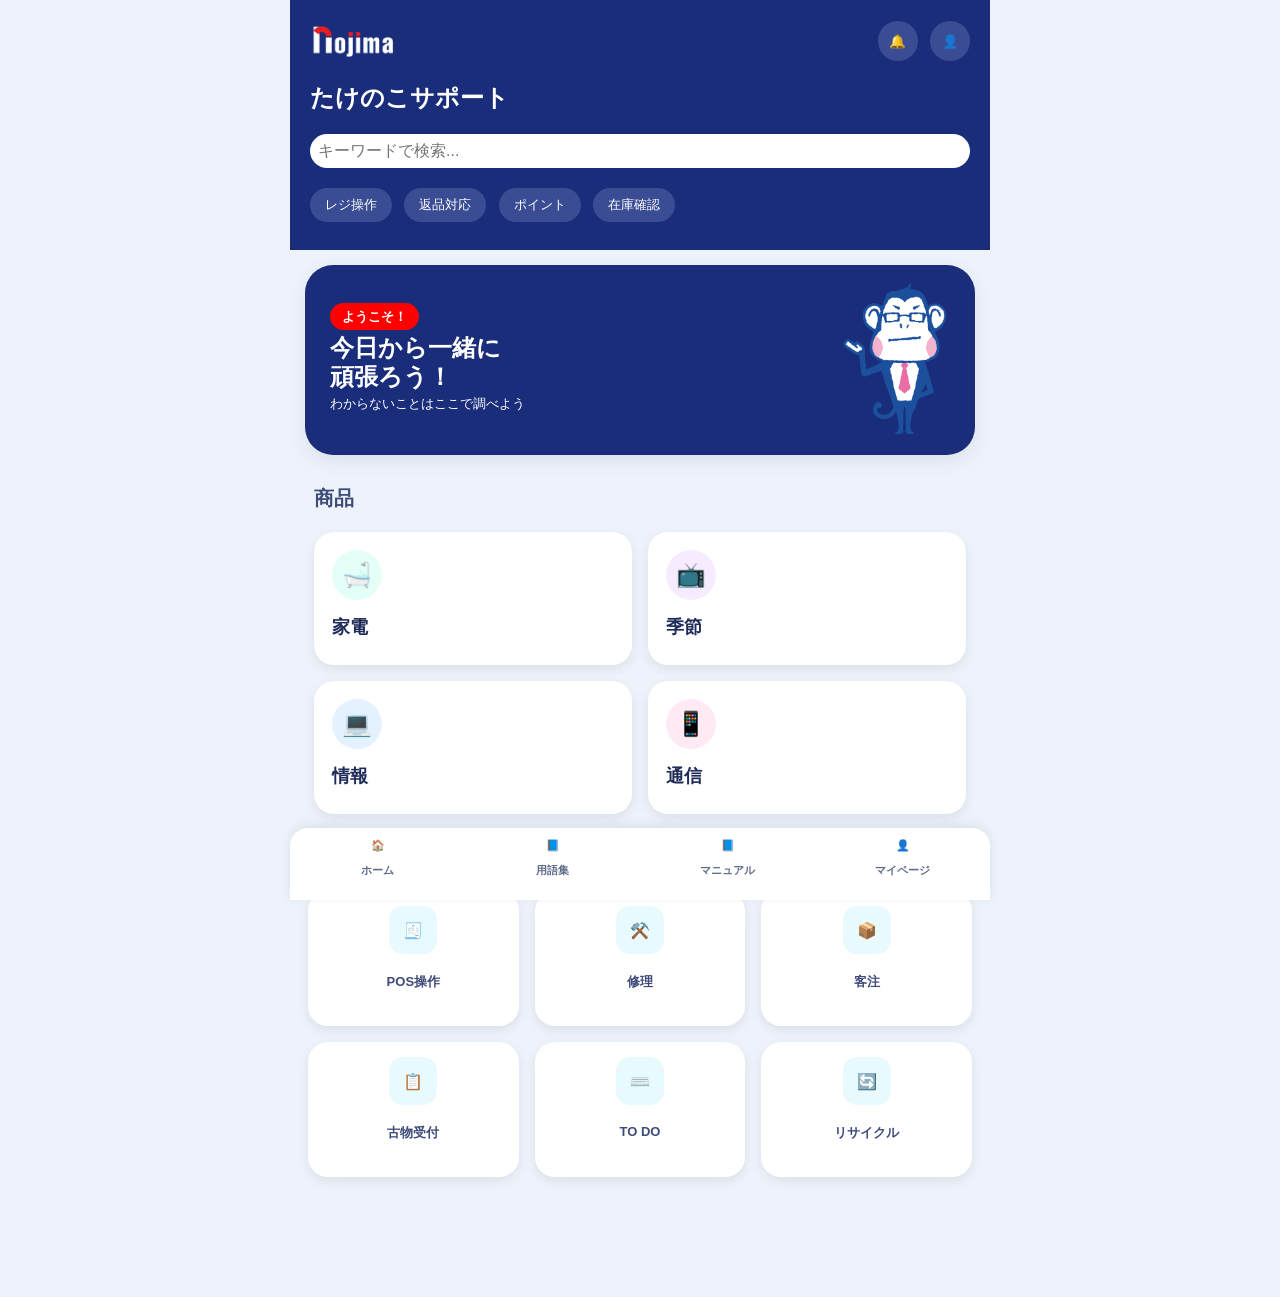
<file: index.html>
<!DOCTYPE html>
<html lang="ja">

<head>

    <meta charset="UTF-8">

    <meta name="viewport" content="width=device-width, initial-scale=1.0">

    <title>たけのこサポート</title>

    <link rel="stylesheet" href="css/style.css">

</head>

<body>

<div class="app">

<header>

    <div class="header-top">

        <img src="images/nojima-logo2.png" alt="ノジマロゴ" class="logo">

        <div class="icons">

            <button>🔔</button>

            <button>👤</button>

        </div>

    </div>

    <h1>たけのこサポート</h1>

    <div class="search">

        <input
        type="text"
        placeholder="キーワードで検索..."
        >

    </div>

    <div class="tags">

        <button>レジ操作</button>

        <button>返品対応</button>

        <button>ポイント</button>

        <button>在庫確認</button>

    </div>


</header>

<main>

    <div class="welcome-area">
        <div class="welcome-text">
            <span class="badge">ようこそ！</span>
            <h2>今日から一緒に<br>
                頑張ろう！</h2>
            <p>わからないことはここで調べよう</p>
        </div>
        
        <div class="monkey">
            
            <img src="images/consaru.png" alt="さる"/>
        </div>
    </div>


    <section class="menu-section">

        <h2>商品</h2>

        <div class="menu-grid">

            <div class="menu-card">
                <div class="icon green">🛁</div>
                <h3>家電</h3>

            </div>

            <div class="menu-card">
                <div class="icon purple">📺</div>
                <h3>季節</h3>

            </div>

            <div class="menu-card">
                <div class="icon blue">💻</div>
                <h3>情報</h3>

            </div>

            <div class="menu-card">
                <div class="icon pink">📱</div>
                <h3>通信</h3>

            </div>
            
        </div>


    </section>

    <section class="basic">

         <div class="section-title">
            <h2>基本業務</h2>
            <a href="#">すべてみる ＞</a>
         </div>

        <div class="basic-grid">

            <div class="basic-card">
                <div class="icon">🧾</div>
                <h3>POS操作</h3>
            </div>
            
            <div class="basic-card">
                <div class="icon">⚒️</div>
                <h3>修理</h3>
            </div>

            <div class="basic-card">
                <div class="icon">📦</div>
                <h3>客注</h3>
            </div>

            <div class="basic-card">
                <div class="icon">📋</div>
                <h3>古物受付</h3>
            </div>

            <div class="basic-card">
                <div class="icon">⌨️</div>
                <h3>TO DO</h3>
            </div>

            <div class="basic-card">
                <div class="icon">🔄️</div>
                <h3>リサイクル</h3>
            </div>

            

        </div>
    

    </section>
</main>

<nav class="bottom-nav">

    <a href="index.html">
        <span>🏠</span>
        <p>ホーム</p>
    </a>

    <a href="dictionary.html">
        <span>📘</span>
        <p>用語集</p>
    </a>

    <a href="#">
        <span>📘</span>
        <p>マニュアル</p>
    </a>

    <a href="#">
        <span>👤</span>
        <p>マイページ</p>
    </a>

</nav>

</body>

</html>
</file>
<file: css/style.css>
/* 全体 */

body{

    margin:0;

    font-family:sans-serif;

    background:#eef3fb;

}

.app{
    width:100%;
    max-width:700px;
    margin: 0 auto;
    background:#eef3fb;

    padding-bottom: 120px;
    box-sizing: border-box;
}


/* ヘッダー */

header{

    background:#192d7b;

    padding:20px;

}


/* ロゴとアイコン */

.header-top{

    display:flex;

    justify-content:space-between;

    align-items:center;

}


.logo{

    width:90px;

}


/* アイコン */

.icons button{

    width:40px;

    height:40px;

    border:none;

    border-radius:50%;

    background:#3a4c93;

    margin-left:8px;

    cursor:pointer;

}


/* タイトル */

h1{

    color:white;

    font-size:24px;

    margin-top:20px;

}


/* 検索 */

.search{

    margin-top:20px;

}


.search input{

    width:100%;

    box-sizing:border-box;

    padding: 8px;

    border:none;

    border-radius:20px;

    font-size:16px;

}


/* タグ */

.tags{

    margin-top:20px;

}


.tags button{

    border:none;

    border-radius:20px;

    padding:8px 15px;

    margin-right:8px;

    margin-bottom:8px;

    background:#3a4c93;

    color:white;

    cursor:pointer;

}


.welcome-area{

    display: flex;

    justify-content:space-between;

    align-items: center;

    background:#192d7b;
    border-radius: 28px;
    padding: 5px 25px;
    min-height: 180px;

    margin: 15px;

    box-shadow: 0 6px 20px rgba(0,0,0,0.08);

    color:white;


}

.monkey img{
    width: 110px;
    height: auto;
}

.welcome-text{
    flex: 1;
}

.welcome-text h2{
    margin:8px 0 4px;
    line-height: 1.2;
}

.welcome-text p{
    font-size:13px;
    white-space: nowrap;
    margin: 0;
    line-height: 1.4;
}
.badge{


    padding: 6px 12px;

    border-radius: 20px;

    background:red;

    font-size: 13px;
    font-weight: bold;
}

.main{

    padding-bottom: 90px;
}

.bottom-nav{
    position: fixed;
    bottom: 0;
    left: 0;

    width: 100%;
    height: 70px;

    background: white;

    display: flex;
    justify-content: space-around;
    align-items: center;

    box-shadow: 0 -2px 10px rgba(0,0,0,0.1);
}

.menu-section{
    padding: 0 24px;
    margin-top: 30px;
}

.menu-section h2{
    font-size: 20px;
    font-weight: 700;
    color: #3f4b79;

    margin-bottom: 20px;
}

.menu-grid{
    display: grid;
    grid-template-columns: repeat(2, 1fr);
    gap: 16px;
}

.menu-card{
    background:white;

    border-radius: 20px;

    padding: 18px;

    box-shadow: 0 4px 12px rgba(0,0,0,0.08);

    cursor: pointer;

    transition: 0.2s;
}

.menu-card h3{
    margin: 0 0 8px;
    color: #1f2c5a;
    font-size: 18px;
}


.menu-card .icon{
    width: 50px;
    height: 50px;

    border-radius: 50px;

    display: flex;
    justify-content: center;
    align-items: center;

    font-size: 24px;

    margin-bottom: 15px;
}

.icon.green{
    background-color:#e4fff7;
}

.icon.purple{
    background-color:#f7ecff;
}

.icon.blue{
    background-color: #e4f1ff;
}

.icon.pink{
    background-color: #ffe9f5;
}

.section-title{
    display: flex;
    justify-content: space-between;
    align-items: center;
    padding:0 20px;
    
}

.section-title h2{
    font-size: 20px;
    font-weight: 700px;
    color: #3f4b79;
    margin: 30px 0 20px;

    margin-bottom: 20px;
}

.section-title a{
    
    font-size: 14px;
    font-weight: 700;
    color:#3f4b79;
    margin: 30px 0 10px;
    margin-bottom: 20px;

}

.basic-grid{
    display: grid;
    grid-template-columns: repeat(3, 1fr);
    gap: 16px;
    width: calc(100% - 36px);
    margin: 0 auto;
}

.basic-card{
    background:white;

    border-radius: 20px;

    padding: 15px;

    display:flex;

    flex-direction:column;

    align-items: center;

    box-shadow: 0 4px 12px rgba(0,0,0,0.08);

    cursor: pointer;

    transition: 0.2s;
}

.basic-card h3{
    font-size: 13px;
    font-weight: 700;
    color: #3f4b79;

    text-align: center;

    white-space: nowrap;

    margin-bottom: 20px;
}

.basic-card .icon{
    display: flex;
    justify-content: center;
    align-items: center;
    margin: 0 auto 6px;

    width:48px;
    height: 48px;

    border-radius: 14px;
    background-color: #e9faff;
}

.bottom-nav{
    position: fixed;
    bottom: 0;
    left: 50%;
    transform: translateX(-50%);

    width: 100%;
    max-width: 700px;

    height: 72px;

    background: white;

    display: flex;
    justify-content: space-evenly;
    align-items: center;

    border-radius: 18px 18px 0 0;

    box-shadow: 0 -3px 12px rgba(0,0,0,0.08);

    z-index: 999;

}

.bottom-nav a{
    flex: 1;
    display:flex;
    flex-direction:column;

    justify-content: center;
    align-items: center;

    text-decoration: none;

    color:#5e6b8a;

    font-size: 11px;
    font-weight: 600;
}
</file>
